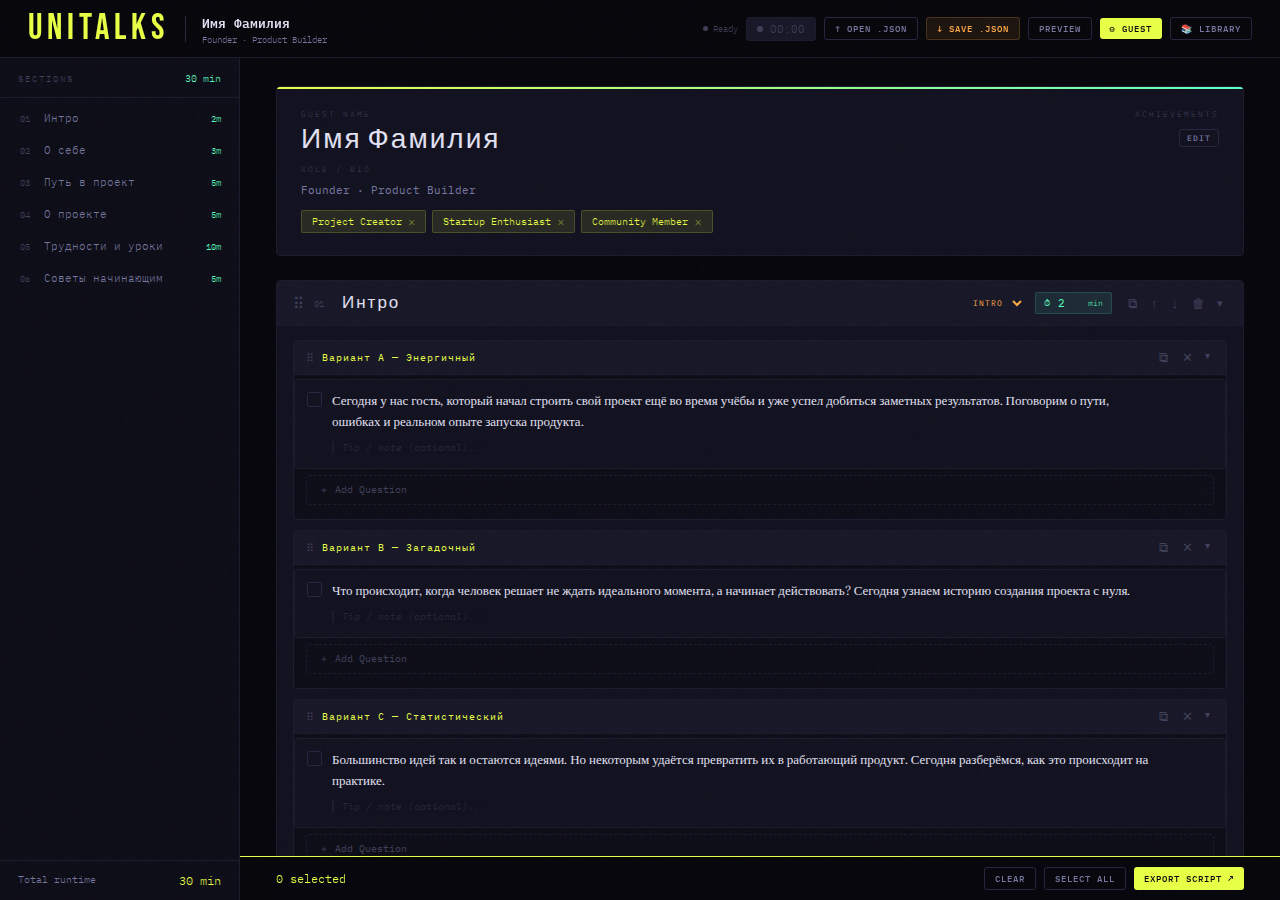
<file: index.html>
<!DOCTYPE html>
<html lang="ru">
<head>
<meta charset="UTF-8">
<meta name="viewport" content="width=device-width, initial-scale=1.0">
<title>UniTalks — Editor</title>
<link href="https://fonts.googleapis.com/css2?family=Bebas+Neue&family=IBM+Plex+Mono:ital,wght@0,400;0,500;0,600;1,400&family=Fraunces:ital,opsz,wght@0,9..144,300;0,9..144,600;1,9..144,300;1,9..144,600&display=swap" rel="stylesheet">
<link rel="stylesheet" href="shared.css">
<style>
/* ── EDITOR LAYOUT ── */
.app { display: flex; height: calc(100vh - 58px); overflow: hidden; }

/* ── SIDEBAR ── */
.sidebar {
  width: 240px;
  flex-shrink: 0;
  border-right: 1px solid var(--border);
  background: var(--surface);
  display: flex;
  flex-direction: column;
  overflow: hidden;
}
.sidebar-head {
  padding: 14px 18px 12px;
  border-bottom: 1px solid var(--border);
  display: flex;
  justify-content: space-between;
  align-items: center;
}
.sidebar-label { font-family: var(--mono); font-size: 9px; letter-spacing: 2px; color: var(--text3); text-transform: uppercase; }
.sidebar-total { font-family: var(--mono); font-size: 10px; color: var(--green); }

.sidebar-list { flex: 1; overflow-y: auto; padding: 4px 0; }

.sidebar-item {
  display: flex;
  align-items: center;
  gap: 8px;
  padding: 9px 18px;
  cursor: pointer;
  border-left: 2px solid transparent;
  transition: background var(--transition);
}
.sidebar-item:hover { background: var(--card); }
.sidebar-item.active { background: var(--card); border-left-color: var(--accent); }
.si-num  { font-family: var(--mono); font-size: 9px; color: var(--text3); min-width: 16px; }
.si-name { font-family: var(--mono); font-size: 11px; color: var(--text2); flex: 1; white-space: nowrap; overflow: hidden; text-overflow: ellipsis; }
.sidebar-item.active .si-name { color: var(--text); }
.si-time { font-family: var(--mono); font-size: 9px; color: var(--green); }

.sidebar-foot {
  padding: 12px 18px;
  border-top: 1px solid var(--border);
  display: flex;
  flex-direction: column;
  gap: 10px;
}
.runtime-row { display: flex; justify-content: space-between; font-family: var(--mono); font-size: 10px; color: var(--text2); }
.runtime-row span { color: var(--accent); font-size: 12px; }

/* ── MAIN ── */
.main { flex: 1; overflow-y: auto; padding: 28px 36px 100px; }

/* ── GUEST CARD ── */
.guest-card {
  background: var(--card);
  border: 1px solid var(--border);
  border-radius: 4px;
  padding: 22px 24px;
  margin-bottom: 24px;
  position: relative;
  overflow: hidden;
}
.guest-card::before {
  content: '';
  position: absolute;
  top: 0; left: 0; right: 0;
  height: 2px;
  background: linear-gradient(90deg, var(--accent), var(--green));
}
.guest-row { display: flex; gap: 16px; align-items: flex-start; }
.guest-fields { flex: 1; min-width: 0; }
.guest-field-label { font-family: var(--mono); font-size: 8px; letter-spacing: 2px; color: var(--text3); text-transform: uppercase; margin-bottom: 4px; }
.guest-name-input {
  font-family: var(--display);
  font-size: 28px;
  letter-spacing: 2px;
  color: var(--text);
  width: 100%;
  background: transparent;
  border: none;
  outline: none;
}
.guest-name-input:focus { background: rgba(255,255,255,0.02); border-radius: 2px; }
.guest-role-input {
  font-family: var(--mono);
  font-size: 11px;
  color: var(--text2);
  width: 100%;
  background: transparent;
  border: none;
  outline: none;
  margin-top: 4px;
}
.guest-role-input:focus { background: rgba(255,255,255,0.02); border-radius: 2px; }
.guest-achievements { display: flex; flex-wrap: wrap; gap: 6px; margin-top: 12px; }

/* ── SECTION BLOCK ── */
.section-block {
  background: var(--card);
  border: 1px solid var(--border);
  border-radius: 4px;
  margin-bottom: 16px;
  overflow: hidden;
  transition: border-color var(--transition);
  animation: fadeUp 0.3s ease both;
}
.section-block:hover { border-color: var(--border2); }
.section-block.drag-over { border-color: var(--accent) !important; }
.section-block.collapsed .section-body { display: none; }

.section-head {
  display: flex;
  align-items: center;
  gap: 10px;
  padding: 11px 16px;
  background: var(--card2);
  border-bottom: 1px solid var(--border);
  cursor: pointer;
  user-select: none;
}
.s-drag { color: var(--text3); font-size: 15px; cursor: grab; flex-shrink: 0; }
.s-num  { font-family: var(--mono); font-size: 9px; color: var(--text3); min-width: 18px; flex-shrink: 0; }
.s-name-input {
  font-family: var(--display);
  font-size: 17px;
  letter-spacing: 2px;
  color: var(--text);
  background: transparent;
  border: none;
  outline: none;
  flex: 1;
  min-width: 0;
}
.s-type-select {
  font-family: var(--mono);
  font-size: 8px;
  letter-spacing: 1px;
  text-transform: uppercase;
  padding: 2px 6px;
  border-radius: 2px;
  border: none;
  cursor: pointer;
  outline: none;
  background: transparent;
  flex-shrink: 0;
}
.s-time-wrap {
  display: flex;
  align-items: center;
  gap: 4px;
  background: var(--green-dim);
  border: 1px solid rgba(94,255,196,0.15);
  border-radius: 2px;
  padding: 3px 8px;
  flex-shrink: 0;
}
.s-time-wrap label { font-family: var(--mono); font-size: 8px; color: var(--green); }
.s-time-input {
  background: transparent;
  border: none;
  outline: none;
  font-family: var(--mono);
  font-size: 11px;
  color: var(--green);
  width: 30px;
  text-align: center;
}
.s-actions { display: flex; gap: 2px; flex-shrink: 0; }
.s-collapse-icon { transition: transform 0.2s; color: var(--text3); padding: 4px; font-size: 11px; }
.section-block.collapsed .s-collapse-icon { transform: rotate(-90deg); }

.section-body { padding: 14px 16px 16px; }

/* ── VARIATION GROUP ── */
.variation-group {
  background: var(--surface);
  border: 1px solid var(--border);
  border-radius: var(--radius);
  margin-bottom: 10px;
  overflow: hidden;
}
.variation-group.collapsed .variation-body { display: none; }

.variation-head {
  display: flex;
  align-items: center;
  gap: 8px;
  padding: 6px 12px;
  background: var(--card2);
  border-bottom: 1px solid var(--border);
  cursor: pointer;
}
.v-drag { color: var(--text3); font-size: 11px; cursor: grab; flex-shrink: 0; }
.v-label-input {
  font-family: var(--mono);
  font-size: 10px;
  color: var(--accent);
  letter-spacing: 1px;
  background: transparent;
  border: none;
  outline: none;
  flex: 1;
}
.v-actions { display: flex; gap: 2px; flex-shrink: 0; }
.v-collapse-icon { color: var(--text3); font-size: 10px; padding: 2px 4px; transition: transform 0.2s; }
.variation-group.collapsed .v-collapse-icon { transform: rotate(-90deg); }

.variation-body { padding: 4px 0; }

/* ── QUESTION CARD ── */
.q-card {
  display: flex;
  gap: 10px;
  align-items: flex-start;
  padding: 10px 12px;
  margin: 0 0 6px;
  background: var(--card);
  border: 1px solid var(--border);
  border-radius: var(--radius);
  cursor: pointer;
  transition: border-color var(--transition), background var(--transition);
  position: relative;
}
.q-card:hover   { border-color: var(--border2); background: var(--card2); }
.q-card.selected { border-color: var(--accent); background: var(--accent-glow); }

.q-check {
  width: 15px; height: 15px; min-width: 15px;
  border: 1px solid var(--border2);
  border-radius: 2px;
  display: flex; align-items: center; justify-content: center;
  font-size: 9px; margin-top: 2px;
  transition: all var(--transition);
  flex-shrink: 0;
  color: transparent;
}
.q-card.selected .q-check { background: var(--accent); border-color: var(--accent); color: #07070d; }

.q-body { flex: 1; min-width: 0; }
.q-text-field {
  font-family: var(--serif);
  font-size: 13px;
  font-weight: 300;
  line-height: 1.6;
  color: var(--text);
  width: 100%;
  background: transparent;
  border: none;
  outline: none;
  resize: none;
  overflow: hidden;
  min-height: 20px;
}
.q-tip-field {
  font-family: var(--mono);
  font-size: 10px;
  font-style: italic;
  color: var(--text3);
  width: 100%;
  background: transparent;
  border: none;
  outline: none;
  resize: none;
  overflow: hidden;
  margin-top: 5px;
  padding-left: 8px;
  border-left: 2px solid var(--border);
  min-height: 0;
}
.q-tip-field::placeholder { color: var(--text3); opacity: 0.45; }
.q-tip-field:focus { border-left-color: var(--border2); }
.q-actions { display: flex; gap: 2px; flex-shrink: 0; opacity: 0; transition: opacity var(--transition); }
.q-card:hover .q-actions { opacity: 1; }

/* ── ADD BUTTONS ── */
.add-btn {
  display: flex;
  align-items: center;
  gap: 7px;
  padding: 7px 12px;
  background: transparent;
  border: 1px dashed var(--border);
  border-radius: var(--radius);
  color: var(--text3);
  font-family: var(--mono);
  font-size: 10px;
  cursor: pointer;
  transition: all var(--transition);
  width: 100%;
  text-align: left;
  margin-top: 4px;
}
.add-btn:hover { border-color: var(--border2); color: var(--text2); background: var(--card); }
.add-btn.accent:hover { border-color: rgba(232,255,71,0.3); color: var(--accent); }
.add-btn.green:hover  { border-color: rgba(94,255,196,0.3);  color: var(--green); }

.add-section-btn {
  display: flex;
  align-items: center;
  justify-content: center;
  gap: 10px;
  padding: 14px;
  background: transparent;
  border: 1px dashed var(--border);
  border-radius: 4px;
  color: var(--text3);
  font-family: var(--mono);
  font-size: 10px;
  letter-spacing: 1px;
  cursor: pointer;
  transition: all var(--transition);
  width: 100%;
  margin-top: 8px;
}
.add-section-btn:hover {
  border-color: rgba(232,255,71,0.3);
  color: var(--accent);
  background: var(--accent-glow);
}

/* ── BOTTOM BAR ── */
.bottom-bar {
  position: fixed;
  bottom: 0; left: 240px; right: 0;
  background: rgba(7,7,13,0.96);
  backdrop-filter: blur(14px);
  border-top: 1px solid var(--accent);
  padding: 10px 36px;
  display: flex;
  align-items: center;
  justify-content: space-between;
  gap: 16px;
  z-index: 50;
}
.sel-count { font-family: var(--mono); font-size: 12px; color: var(--accent); }

/* ── SAVE STATUS ── */
.save-status {
  display: flex;
  align-items: center;
  gap: 5px;
  font-family: var(--mono);
  font-size: 9px;
  color: var(--text3);
}
.save-dot { width: 5px; height: 5px; border-radius: 50%; background: var(--text3); transition: background 0.3s; }
.save-status.unsaved .save-dot { background: var(--orange); }
.save-status.saved    .save-dot { background: var(--green); }

/* ── EXPORT MODAL ── */
.export-section-title {
  font-family: var(--mono);
  font-size: 9px;
  letter-spacing: 2px;
  color: var(--green);
  text-transform: uppercase;
  margin: 18px 0 8px;
  padding-bottom: 5px;
  border-bottom: 1px solid var(--border);
}
.export-q { display: flex; gap: 10px; padding: 7px 0; border-bottom: 1px solid var(--border); }
.export-q-num  { font-family: var(--mono); font-size: 10px; color: var(--text3); min-width: 18px; }
.export-q-text { font-size: 13px; line-height: 1.6; flex: 1; }
</style>
</head>
<body>

<!-- HEADER -->
<header class="app-header">
  <div class="logo">UniTalks</div>
  <div class="header-sep"></div>
  <div style="flex:1;min-width:0;">
    <div id="hdr-name" style="font-family:var(--mono);font-size:13px;font-weight:600;color:var(--text);white-space:nowrap;overflow:hidden;text-overflow:ellipsis;"></div>
    <div id="hdr-role" style="font-family:var(--mono);font-size:9px;color:var(--text2);white-space:nowrap;overflow:hidden;text-overflow:ellipsis;"></div>
  </div>
  <div class="header-actions">
    <div class="save-status" id="save-status">
      <div class="save-dot"></div>
      <span id="save-label">Ready</span>
    </div>
    <div class="live-timer" id="timer-widget" onclick="timer.toggle()">
      <div class="live-dot"></div>
      <span id="timer-display">00:00</span>
    </div>
    <button class="btn btn-ghost btn-sm" onclick="loadFromFile()">↑ Open .json</button>
    <button class="btn btn-orange btn-sm" onclick="saveToFile()">↓ Save .json</button>
    <button class="btn btn-ghost btn-sm" onclick="openExport()">Preview</button>
    <button class="btn btn-accent btn-sm" onclick="openGuestModal()">⚙ Guest</button>
    <a href="library.html" class="btn btn-ghost btn-sm">📚 Library</a>
  </div>
</header>
<input type="file" id="file-input" accept=".json" style="display:none" onchange="onFileInputChange(event)">

<div class="app">
  <!-- SIDEBAR -->
  <div class="sidebar">
    <div class="sidebar-head">
      <span class="sidebar-label">Sections</span>
      <span class="sidebar-total" id="sb-total">0 min</span>
    </div>
    <div class="sidebar-list" id="sb-list"></div>
    <div class="sidebar-foot">
      <div class="runtime-row">Total runtime <span id="sb-runtime">0 min</span></div>
    </div>
  </div>

  <!-- MAIN -->
  <div class="main" id="main">
    <!-- GUEST CARD -->
    <div class="guest-card">
      <div class="guest-row">
        <div class="guest-fields">
          <div class="guest-field-label">Guest name</div>
          <input class="guest-name-input" id="guest-name" type="text" placeholder="Guest Name"
            oninput="onGuestInput()" autocomplete="off">
          <div class="guest-field-label" style="margin-top:8px;">Role / Bio</div>
          <input class="guest-role-input" id="guest-role" type="text" placeholder="Company · University · Title"
            oninput="onGuestInput()" autocomplete="off">
        </div>
        <div style="text-align:right;flex-shrink:0;">
          <div class="guest-field-label" style="margin-bottom:6px;">Achievements</div>
          <button class="btn btn-ghost btn-xs" onclick="openGuestModal()">Edit</button>
        </div>
      </div>
      <div class="guest-achievements" id="achievements"></div>
    </div>

    <!-- SECTIONS -->
    <div id="sections"></div>
    <button class="add-section-btn" onclick="addSection()">＋ Add Section</button>
  </div>
</div>

<!-- BOTTOM BAR -->
<div class="bottom-bar">
  <span class="sel-count" id="sel-count">0 selected</span>
  <div style="display:flex;gap:8px;">
    <button class="btn btn-ghost btn-sm" onclick="clearSelection()">Clear</button>
    <button class="btn btn-ghost btn-sm" onclick="selectAll()">Select All</button>
    <button class="btn btn-accent btn-sm" onclick="openExport()">Export Script ↗</button>
  </div>
</div>

<!-- GUEST MODAL -->
<div class="modal-overlay" id="guest-modal" onclick="handleOverlayClick(event,'guest-modal')">
  <div class="modal" style="max-width:460px;">
    <button class="modal-close" onclick="closeModal('guest-modal')">✕</button>
    <div class="modal-title">Guest Info</div>
    <div class="modal-sub">Syncs across the editor in real time</div>
    <div style="display:flex;flex-direction:column;gap:12px;">
      <div>
        <label class="form-label">Name</label>
        <input type="text" id="gm-name" class="form-input" style="font-family:var(--display);font-size:18px;letter-spacing:2px;" oninput="syncGuestFromModal()">
      </div>
      <div>
        <label class="form-label">Role / Bio</label>
        <input type="text" id="gm-role" class="form-input" oninput="syncGuestFromModal()">
      </div>
      <div>
        <label class="form-label">Achievements</label>
        <div id="gm-achievements" style="display:flex;flex-wrap:wrap;gap:6px;min-height:28px;margin-bottom:8px;"></div>
        <div style="display:flex;gap:8px;">
          <input type="text" id="gm-new-ach" class="form-input" style="flex:1" placeholder="New achievement..."
            onkeydown="if(event.key==='Enter')addAchievement()">
          <button class="btn btn-green btn-sm" onclick="addAchievement()">+ Add</button>
        </div>
      </div>
    </div>
    <div class="modal-footer">
      <button class="btn btn-accent" onclick="closeModal('guest-modal')">Done</button>
    </div>
  </div>
</div>

<!-- EXPORT MODAL -->
<div class="modal-overlay" id="export-modal" onclick="handleOverlayClick(event,'export-modal')">
  <div class="modal" style="max-width:700px;">
    <button class="modal-close" onclick="closeModal('export-modal')">✕</button>
    <div class="modal-title">Script Preview</div>
    <div class="modal-sub" id="export-sub">—</div>
    <div id="export-content"></div>
    <div class="modal-footer">
      <button class="btn btn-accent"  onclick="copyExport()">Copy Text</button>
      <button class="btn btn-orange"  onclick="saveToFile()">↓ Save .json</button>
      <button class="btn btn-ghost"   onclick="closeModal('export-modal')">Close</button>
    </div>
  </div>
</div>

<div class="toast" id="toast"></div>

<script src="shared.js"></script>
<script>
// ═══════════════════════════════════════════════
// EDITOR STATE
// ═══════════════════════════════════════════════
let guest    = buildDefaultGuest();
let sections = [];
let selected = new Set();   // "sId-vId-qId"
let unsaved  = false;
let currentFilename = null;
let currentScriptId  = null;

const timer = new LiveTimer(
  document.getElementById('timer-display'),
  document.getElementById('timer-widget')
);

// ═══════════════════════════════════════════════
// BOOT
// ═══════════════════════════════════════════════
window.addEventListener('load', () => {
  // If library opened this script by id, load it
  const urlId = new URLSearchParams(window.location.search).get('id');
  if (urlId) {
    const saved = getScriptById(urlId);
    if (saved) { loadPayload(saved); return; }
  }
  sections = buildDefaultSections();
  renderAll();
  setTimeout(autoResizeAll, 80);
});

window.addEventListener('beforeunload', e => {
  if (unsaved) { e.preventDefault(); e.returnValue = ''; }
});

document.addEventListener('keydown', e => {
  if ((e.metaKey||e.ctrlKey) && e.key === 's') { e.preventDefault(); saveToFile(); }
});

// ═══════════════════════════════════════════════
// RENDER
// ═══════════════════════════════════════════════
function renderAll() {
  renderHeader();
  renderAchievements();
  renderSections();
  renderSidebar();
  updateSelCount();
}

function renderHeader() {
  document.getElementById('hdr-name').textContent = guest.name || 'Guest Name';
  document.getElementById('hdr-role').textContent = guest.role || '';
  document.getElementById('guest-name').value = guest.name || '';
  document.getElementById('guest-role').value = guest.role || '';
}

function renderAchievements() {
  document.getElementById('achievements').innerHTML =
    guest.achievements.map((a, i) => `
      <div class="achievement-tag">
        <span contenteditable="true" spellcheck="false"
          onblur="guest.achievements[${i}]=this.textContent.trim();markUnsaved()">${escHtml(a)}</span>
        <span class="ach-del" onclick="deleteAchievement(${i})">✕</span>
      </div>`).join('');
}

function renderSections() {
  document.getElementById('sections').innerHTML =
    sections.map((s, si) => renderSection(s, si)).join('');
}

function renderSection(sec, si) {
  const cls = sec.collapsed ? 'collapsed' : '';
  return `
  <div class="section-block ${cls}" id="sec-${sec.id}" data-sid="${sec.id}">
    <div class="section-head" onclick="toggleSection(${sec.id})">
      <span class="s-drag" draggable="true" onclick="event.stopPropagation()"
        ondragstart="dragStart(event,${sec.id})"
        ondragover="dragOver(event,${sec.id})"
        ondrop="dragDrop(event,${sec.id})"
        ondragleave="dragLeave(${sec.id})">⠿</span>
      <span class="s-num">${String(si+1).padStart(2,'0')}</span>
      <input class="s-name-input" value="${escAttr(sec.name)}"
        onclick="event.stopPropagation()"
        oninput="sec_name(${sec.id},this.value)">
      <select class="s-type-select ${`type-${sec.type}`}" onclick="event.stopPropagation()"
        onchange="sec_type(${sec.id},this.value)">
        ${['intro','qa','topic','outro'].map(t =>
          `<option value="${t}"${sec.type===t?' selected':''}>${t.toUpperCase()}</option>`).join('')}
      </select>
      <div class="s-time-wrap" onclick="event.stopPropagation()">
        <label>⏱</label>
        <input class="s-time-input" type="number" min="0" max="999" value="${sec.time}"
          onchange="sec_time(${sec.id},this.value)" title="Minutes">
        <label style="font-size:8px;">min</label>
      </div>
      <div class="s-actions" onclick="event.stopPropagation()">
        <button class="icon-btn" onclick="duplicateSection(${sec.id})" title="Duplicate">⧉</button>
        <button class="icon-btn" onclick="moveSec(${sec.id},-1)" title="Up">↑</button>
        <button class="icon-btn" onclick="moveSec(${sec.id},+1)" title="Down">↓</button>
        <button class="icon-btn danger" onclick="deleteSection(${sec.id})" title="Delete">🗑</button>
        <span class="s-collapse-icon">▾</span>
      </div>
    </div>
    <div class="section-body">
      ${sec.variations.map(v => renderVariation(sec, v)).join('')}
      <button class="add-btn green" onclick="addVariation(${sec.id})">＋ Add Variation</button>
    </div>
  </div>`;
}

function renderVariation(sec, v) {
  const cls = v.collapsed ? 'collapsed' : '';
  return `
  <div class="variation-group ${cls}" id="var-${v.id}">
    <div class="variation-head" onclick="toggleVariation(${v.id})">
      <span class="v-drag">⠿</span>
      <input class="v-label-input" value="${escAttr(v.label)}"
        onclick="event.stopPropagation()"
        oninput="var_label(${v.id},this.value)" placeholder="Variation name...">
      <div class="v-actions" onclick="event.stopPropagation()">
        <button class="icon-btn btn-sm" onclick="dupVariation(${sec.id},${v.id})" title="Duplicate">⧉</button>
        <button class="icon-btn btn-sm danger" onclick="delVariation(${sec.id},${v.id})" title="Delete">✕</button>
        <span class="v-collapse-icon">▾</span>
      </div>
    </div>
    <div class="variation-body">
      ${v.questions.map((q, qi) => renderQ(sec.id, v.id, q, qi)).join('')}
      <div style="padding:0 12px 10px;">
        <button class="add-btn accent" onclick="addQ(${sec.id},${v.id})">＋ Add Question</button>
      </div>
    </div>
  </div>`;
}

function renderQ(sId, vId, q, qi) {
  const key = `${sId}-${vId}-${q.id}`;
  const sel = selected.has(key) ? 'selected' : '';
  return `
  <div class="q-card ${sel}" id="q-${q.id}" data-key="${key}"
    onclick="toggleSelect('${key}', event)">
    <div class="q-check">✓</div>
    <div class="q-body">
      <textarea class="q-text-field" rows="1" placeholder="Enter question..."
        oninput="q_text(${sId},${vId},${q.id},this.value);autoResize(this);markUnsaved()"
        onclick="event.stopPropagation()">${escHtml(q.text)}</textarea>
      <textarea class="q-tip-field" rows="1" placeholder="Tip / note (optional)..."
        oninput="q_tip(${sId},${vId},${q.id},this.value);autoResize(this);markUnsaved()"
        onclick="event.stopPropagation()">${escHtml(q.tip)}</textarea>
    </div>
    <div class="q-actions">
      <button class="icon-btn btn-sm" onclick="event.stopPropagation();dupQ(${sId},${vId},${q.id})" title="Duplicate">⧉</button>
      <button class="icon-btn btn-sm danger" onclick="event.stopPropagation();delQ(${sId},${vId},${q.id})" title="Delete">✕</button>
    </div>
  </div>`;
}

function renderSidebar() {
  const total = sections.reduce((a, s) => a + (parseInt(s.time)||0), 0);
  document.getElementById('sb-total').textContent   = total + ' min';
  document.getElementById('sb-runtime').textContent = formatRuntime(total);
  document.getElementById('sb-list').innerHTML = sections.map((s, i) => `
    <div class="sidebar-item" onclick="scrollTo('sec-${s.id}')">
      <span class="si-num">${String(i+1).padStart(2,'0')}</span>
      <span class="si-name">${escHtml(s.name)}</span>
      <span class="si-time">${s.time}m</span>
    </div>`).join('');
}

// ═══════════════════════════════════════════════
// SECTION CRUD
// ═══════════════════════════════════════════════
function addSection() {
  const s = makeSection(); sections.push(s);
  renderSections(); renderSidebar(); markUnsaved();
  setTimeout(() => document.getElementById(`sec-${s.id}`)?.scrollIntoView({behavior:'smooth',block:'start'}), 80);
  toast('Section added');
}

function deleteSection(id) {
  if (!confirm('Delete this section?')) return;
  sections = sections.filter(s => s.id !== id);
  renderSections(); renderSidebar(); markUnsaved(); toast('Section deleted');
}

function duplicateSection(id) {
  const sec = sections.find(s => s.id === id); if (!sec) return;
  const c = deepClone(sec);
  c.id = ++_sId; c.name = c.name + ' (copy)';
  c.variations = c.variations.map(v => ({
    ...v, id: ++_vId,
    questions: v.questions.map(q => ({...q, id: ++_qId}))
  }));
  sections.splice(sections.findIndex(s => s.id === id) + 1, 0, c);
  renderSections(); renderSidebar(); markUnsaved(); toast('Duplicated');
}

function moveSec(id, dir) {
  const i = sections.findIndex(s => s.id === id);
  const j = i + dir;
  if (j < 0 || j >= sections.length) return;
  [sections[i], sections[j]] = [sections[j], sections[i]];
  renderSections(); renderSidebar(); markUnsaved();
}

function toggleSection(id) {
  const s = sections.find(s => s.id === id);
  if (s) { s.collapsed = !s.collapsed; renderSections(); }
}
function sec_name(id, v) { const s=sections.find(s=>s.id===id); if(s){s.name=v; renderSidebar();} markUnsaved(); }
function sec_time(id, v) { const s=sections.find(s=>s.id===id); if(s){s.time=parseInt(v)||0; renderSidebar();} markUnsaved(); }
function sec_type(id, v) { const s=sections.find(s=>s.id===id); if(s)s.type=v; markUnsaved(); }

// ═══════════════════════════════════════════════
// VARIATION CRUD
// ═══════════════════════════════════════════════
function addVariation(sId) {
  const s = sections.find(s => s.id === sId); if (!s) return;
  s.variations.push(makeVariation()); renderSections(); markUnsaved(); toast('Variation added');
}
function delVariation(sId, vId) {
  const s = sections.find(s => s.id === sId); if (!s) return;
  s.variations = s.variations.filter(v => v.id !== vId); renderSections(); markUnsaved();
}
function dupVariation(sId, vId) {
  const s = sections.find(s => s.id === sId); if (!s) return;
  const v = s.variations.find(v => v.id === vId); if (!v) return;
  const c = {...deepClone(v), id:++_vId, label:v.label+' (copy)',
    questions: v.questions.map(q=>({...q,id:++_qId}))};
  s.variations.splice(s.variations.findIndex(v=>v.id===vId)+1, 0, c);
  renderSections(); markUnsaved();
}
function toggleVariation(vId) {
  sections.forEach(s => { const v=s.variations.find(v=>v.id===vId); if(v)v.collapsed=!v.collapsed; });
  renderSections();
}
function var_label(vId, val) {
  sections.forEach(s => { const v=s.variations.find(v=>v.id===vId); if(v)v.label=val; }); markUnsaved();
}

// ═══════════════════════════════════════════════
// QUESTION CRUD
// ═══════════════════════════════════════════════
function addQ(sId, vId) {
  const s=sections.find(s=>s.id===sId), v=s&&s.variations.find(v=>v.id===vId); if(!v) return;
  const q = makeQuestion(); v.questions.push(q);
  renderSections(); markUnsaved();
  setTimeout(() => document.querySelector(`#q-${q.id} .q-text-field`)?.focus(), 50);
}
function delQ(sId, vId, qId) {
  const s=sections.find(s=>s.id===sId), v=s&&s.variations.find(v=>v.id===vId); if(!v) return;
  v.questions = v.questions.filter(q=>q.id!==qId);
  selected.delete(`${sId}-${vId}-${qId}`);
  renderSections(); updateSelCount(); markUnsaved();
}
function dupQ(sId, vId, qId) {
  const s=sections.find(s=>s.id===sId), v=s&&s.variations.find(v=>v.id===vId); if(!v) return;
  const q = v.questions.find(q=>q.id===qId); if(!q) return;
  const c = {...q, id:++_qId};
  v.questions.splice(v.questions.findIndex(q=>q.id===qId)+1, 0, c);
  renderSections(); markUnsaved();
}
function q_text(sId,vId,qId,val){const s=sections.find(s=>s.id===sId),v=s&&s.variations.find(v=>v.id===vId),q=v&&v.questions.find(q=>q.id===qId);if(q)q.text=val;}
function q_tip(sId,vId,qId,val){const s=sections.find(s=>s.id===sId),v=s&&s.variations.find(v=>v.id===vId),q=v&&v.questions.find(q=>q.id===qId);if(q)q.tip=val;}

// ═══════════════════════════════════════════════
// GUEST
// ═══════════════════════════════════════════════
function onGuestInput() {
  guest.name = document.getElementById('guest-name').value;
  guest.role = document.getElementById('guest-role').value;
  document.getElementById('hdr-name').textContent = guest.name || 'Guest Name';
  document.getElementById('hdr-role').textContent = guest.role;
  markUnsaved();
}
function openGuestModal() {
  document.getElementById('gm-name').value = guest.name;
  document.getElementById('gm-role').value = guest.role;
  renderGmAchievements();
  openModal('guest-modal');
}
function syncGuestFromModal() {
  guest.name = document.getElementById('gm-name').value;
  guest.role = document.getElementById('gm-role').value;
  document.getElementById('guest-name').value = guest.name;
  document.getElementById('guest-role').value = guest.role;
  document.getElementById('hdr-name').textContent = guest.name;
  document.getElementById('hdr-role').textContent = guest.role;
  markUnsaved();
}
function renderGmAchievements() {
  document.getElementById('gm-achievements').innerHTML =
    guest.achievements.map((a,i) => `
      <div class="achievement-tag" style="cursor:default">
        <span>${escHtml(a)}</span>
        <span class="ach-del" onclick="deleteAchievement(${i})">✕</span>
      </div>`).join('');
}
function addAchievement() {
  const inp = document.getElementById('gm-new-ach');
  const v = inp.value.trim(); if (!v) return;
  guest.achievements.push(v); inp.value = '';
  renderAchievements(); renderGmAchievements(); markUnsaved(); toast('Achievement added');
}
function deleteAchievement(i) {
  guest.achievements.splice(i, 1);
  renderAchievements(); renderGmAchievements(); markUnsaved();
}

// ═══════════════════════════════════════════════
// SELECTION
// ═══════════════════════════════════════════════
function toggleSelect(key, e) {
  if (e && ['TEXTAREA','BUTTON','INPUT','SELECT'].includes(e.target.tagName)) return;
  const card = document.querySelector(`[data-key="${key}"]`);
  if (selected.has(key)) { selected.delete(key); card?.classList.remove('selected'); }
  else                   { selected.add(key);    card?.classList.add('selected'); }
  updateSelCount();
}
function clearSelection() {
  selected.clear();
  document.querySelectorAll('.q-card.selected').forEach(c => c.classList.remove('selected'));
  updateSelCount();
}
function selectAll() {
  sections.forEach(s => s.variations.forEach(v => v.questions.forEach(q => {
    const key = `${s.id}-${v.id}-${q.id}`;
    selected.add(key);
  })));
  document.querySelectorAll('.q-card').forEach(c => c.classList.add('selected'));
  updateSelCount();
}
function updateSelCount() {
  const n = selected.size;
  document.getElementById('sel-count').textContent =
    n ? `${n} question${n!==1?'s':''} selected` : '0 selected';
}

// ═══════════════════════════════════════════════
// FILE I/O — JSON ONLY
// ═══════════════════════════════════════════════
function saveToFile() {
  const title = (guest.name || 'Script') + ' — UniTalks';
  const id = currentScriptId || null;
  const payload = buildPayload(guest, sections, { title, id });
  currentScriptId = payload.id;
  // 1. Download the .json file
  downloadJSON(payload);
  // 2. Also persist to localStorage so library picks it up
  persistScript(payload);
  markSaved();
  toast('Saved as .json — library updated');
}

function loadFromFile() {
  document.getElementById('file-input').click();
}

async function onFileInputChange(e) {
  const file = e.target.files[0]; if (!file) return;
  try {
    const data = await readJSONFile(file);
    loadPayload(data);
    toast('Script loaded!');
  } catch(err) {
    toast('Could not read file', 'error');
  }
  e.target.value = '';
}

function loadPayload(data) {
  if (!data.sections) { toast('Not a valid script file', 'error'); return; }
  guest    = data.guest   || buildDefaultGuest();
  sections = data.sections;
  syncCountersFromData(sections);
  selected.clear();
  currentScriptId = data.id || null;
  currentFilename = data.title;
  renderAll();
  setTimeout(autoResizeAll, 80);
  markSaved();
}

// ═══════════════════════════════════════════════
// EXPORT / PREVIEW
// ═══════════════════════════════════════════════
function openExport() {
  const selData = buildSelectionData();
  const n = Object.values(selData).reduce((a,v)=>a+Object.values(v).reduce((b,qs)=>b+qs.length,0),0);
  const data = n ? selData : buildAllData();
  document.getElementById('export-sub').textContent =
    n ? `${n} question${n!==1?'s':''} selected` : 'All questions (none selected)';
  let html = '';
  sections.forEach(sec => {
    const sd = data[sec.id]; if (!sd) return;
    const qs = Object.values(sd).flat();
    if (!qs.length) return;
    html += `<div class="export-section-title">${escHtml(sec.name)} · ${sec.time} min</div>`;
    sec.variations.forEach(v => {
      const vqs = sd[v.id] || []; if (!vqs.length) return;
      if (sec.variations.length > 1)
        html += `<div style="font-family:var(--mono);font-size:9px;color:var(--text3);margin:7px 0 4px;letter-spacing:1px;">${escHtml(v.label)}</div>`;
      vqs.forEach((q, i) => {
        html += `<div class="export-q">
          <span class="export-q-num">${i+1}.</span>
          <div class="export-q-text">${escHtml(q.text)}
            ${q.tip ? `<div style="font-size:10px;color:var(--text3);font-style:italic;margin-top:2px;">💡 ${escHtml(q.tip)}</div>` : ''}
          </div></div>`;
      });
    });
  });
  document.getElementById('export-content').innerHTML = html || '<p style="color:var(--text3);font-family:var(--mono);font-size:11px;">Nothing to export</p>';
  openModal('export-modal');
}

function copyExport() {
  const selData = buildSelectionData();
  const n = Object.values(selData).reduce((a,v)=>a+Object.values(v).reduce((b,qs)=>b+qs.length,0),0);
  const data = n ? selData : buildAllData();
  let txt = `UNITАЛKS — ${guest.name}\n${guest.role}\n`;
  if (guest.achievements.length) txt += guest.achievements.join(' · ') + '\n';
  txt += '═'.repeat(50) + '\n\n';
  sections.forEach(sec => {
    const sd = data[sec.id]; if (!sd) return;
    const total = Object.values(sd).flat().length; if (!total) return;
    txt += `[ ${sec.name.toUpperCase()} — ${sec.time} MIN ]\n\n`;
    sec.variations.forEach(v => {
      const vqs = sd[v.id]||[]; if (!vqs.length) return;
      if (sec.variations.length > 1) txt += `  ${v.label}\n`;
      vqs.forEach((q, i) => { txt += `  ${i+1}. ${q.text}\n`; if(q.tip) txt += `     💡 ${q.tip}\n`; });
      txt += '\n';
    });
  });
  navigator.clipboard.writeText(txt).then(()=>toast('Copied!')).catch(()=>toast('Copy failed','error'));
}

function buildSelectionData() {
  const r = {};
  selected.forEach(key => {
    const [sId, vId, qId] = key.split('-').map(Number);
    const s=sections.find(s=>s.id===sId), v=s&&s.variations.find(v=>v.id===vId), q=v&&v.questions.find(q=>q.id===qId);
    if (!q) return;
    if (!r[sId]) r[sId] = {};
    if (!r[sId][vId]) r[sId][vId] = [];
    r[sId][vId].push(q);
  });
  return r;
}

function buildAllData() {
  const r = {};
  sections.forEach(s => { r[s.id]={}; s.variations.forEach(v => { r[s.id][v.id]=v.questions; }); });
  return r;
}

// ═══════════════════════════════════════════════
// DRAG & DROP
// ═══════════════════════════════════════════════
let _dragId = null;
function dragStart(e, id) { _dragId = id; e.dataTransfer.effectAllowed='move'; }
function dragOver(e, id) {
  e.preventDefault();
  document.querySelectorAll('.section-block').forEach(el => el.classList.remove('drag-over'));
  if (id !== _dragId) document.getElementById(`sec-${id}`)?.classList.add('drag-over');
}
function dragLeave(id) { document.getElementById(`sec-${id}`)?.classList.remove('drag-over'); }
function dragDrop(e, targetId) {
  e.preventDefault();
  document.querySelectorAll('.section-block').forEach(el => el.classList.remove('drag-over'));
  if (!_dragId || _dragId === targetId) return;
  const si = sections.findIndex(s=>s.id===_dragId), ti = sections.findIndex(s=>s.id===targetId);
  if (si<0||ti<0) return;
  const [s] = sections.splice(si, 1); sections.splice(ti, 0, s);
  _dragId = null; renderSections(); renderSidebar(); markUnsaved();
}

// ═══════════════════════════════════════════════
// UTILS
// ═══════════════════════════════════════════════
function markUnsaved() {
  unsaved = true;
  document.getElementById('save-status').className = 'save-status unsaved';
  document.getElementById('save-label').textContent = 'Unsaved';
}
function markSaved() {
  unsaved = false;
  document.getElementById('save-status').className = 'save-status saved';
  document.getElementById('save-label').textContent = 'Saved';
}
function scrollTo(id) { document.getElementById(id)?.scrollIntoView({behavior:'smooth',block:'start'}); }
</script>
</body>
</html>
</file>
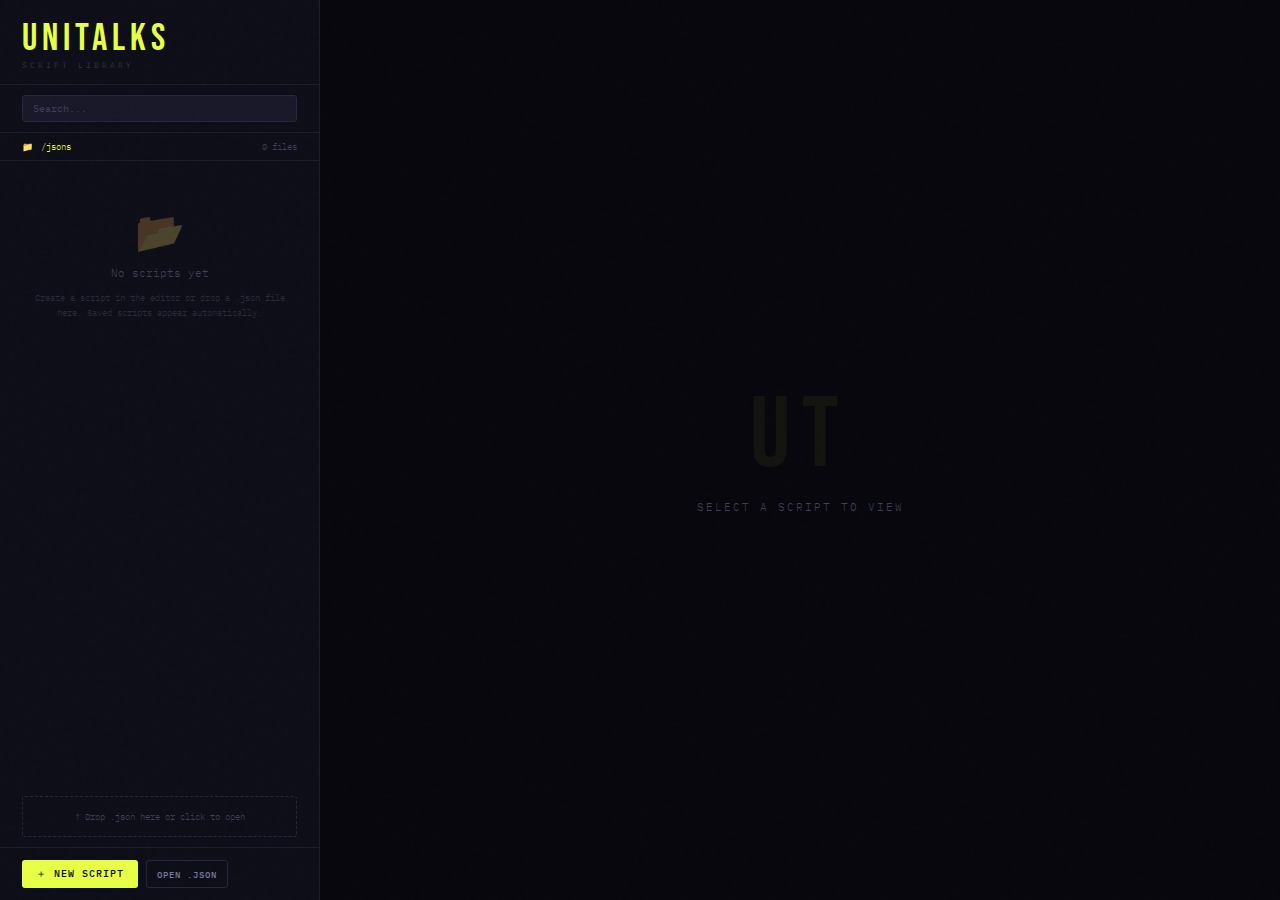
<file: library.html>
<!DOCTYPE html>
<html lang="ru">
<head>
<meta charset="UTF-8">
<meta name="viewport" content="width=device-width, initial-scale=1.0">
<title>UniTalks — Library</title>
<link href="https://fonts.googleapis.com/css2?family=Bebas+Neue&family=IBM+Plex+Mono:ital,wght@0,400;0,500;0,600;1,400&family=Fraunces:ital,opsz,wght@0,9..144,300;0,9..144,600;1,9..144,300;1,9..144,600&display=swap" rel="stylesheet">
<link rel="stylesheet" href="shared.css">
<style>
/* ── LAYOUT ── */
.app { display: flex; height: 100vh; overflow: hidden; }

/* ══════════════════════════════════════
   LEFT PANEL — FILE BROWSER
══════════════════════════════════════ */
.lib-panel {
  width: 320px;
  flex-shrink: 0;
  border-right: 1px solid var(--border);
  background: var(--surface);
  display: flex;
  flex-direction: column;
  overflow: hidden;
}

.lib-head {
  padding: 20px 22px 14px;
  border-bottom: 1px solid var(--border);
}
.lib-logo { font-family: var(--display); font-size: 38px; letter-spacing: 5px; color: var(--accent); line-height: 1; }
.lib-eyebrow { font-family: var(--mono); font-size: 8px; letter-spacing: 3px; color: var(--text3); text-transform: uppercase; margin-top: 2px; }

.lib-toolbar {
  display: flex;
  gap: 8px;
  padding: 10px 22px;
  border-bottom: 1px solid var(--border);
  align-items: center;
}
.search-input {
  flex: 1;
  background: var(--card2);
  border: 1px solid var(--border2);
  border-radius: var(--radius);
  padding: 6px 10px;
  font-family: var(--mono);
  font-size: 10px;
  color: var(--text);
  outline: none;
  transition: border-color var(--transition);
}
.search-input:focus { border-color: var(--green); }
.search-input::placeholder { color: var(--text3); }

/* DIRECTORY HEADER */
.dir-header {
  display: flex;
  align-items: center;
  gap: 8px;
  padding: 8px 22px;
  border-bottom: 1px solid var(--border);
  font-family: var(--mono);
  font-size: 9px;
  color: var(--text3);
}
.dir-path { color: var(--accent); }
.dir-count { margin-left: auto; }

.files-list { flex: 1; overflow-y: auto; padding: 6px 0; }

/* FILE ROW */
.file-row {
  display: flex;
  align-items: center;
  gap: 10px;
  padding: 10px 22px;
  cursor: pointer;
  border-left: 2px solid transparent;
  transition: background var(--transition);
  position: relative;
}
.file-row:hover   { background: var(--card); }
.file-row.active  { background: var(--card); border-left-color: var(--accent); }

.file-icon { font-size: 14px; flex-shrink: 0; opacity: 0.7; }
.file-info { flex: 1; min-width: 0; }
.file-title {
  font-family: var(--mono);
  font-size: 11px;
  color: var(--text);
  white-space: nowrap;
  overflow: hidden;
  text-overflow: ellipsis;
  margin-bottom: 2px;
}
.file-row.active .file-title { color: var(--accent); }
.file-guest {
  font-family: var(--mono);
  font-size: 9px;
  color: var(--text3);
  white-space: nowrap;
  overflow: hidden;
  text-overflow: ellipsis;
}
.file-meta {
  font-family: var(--mono);
  font-size: 8px;
  color: var(--text3);
  flex-shrink: 0;
  text-align: right;
  line-height: 1.6;
}
.file-actions {
  display: flex;
  gap: 2px;
  flex-shrink: 0;
  opacity: 0;
  transition: opacity var(--transition);
}
.file-row:hover .file-actions { opacity: 1; }

/* EMPTY STATE */
.empty-state {
  display: flex;
  flex-direction: column;
  align-items: center;
  justify-content: center;
  flex: 1;
  gap: 10px;
  padding: 40px 20px;
  text-align: center;
}
.empty-icon { font-size: 40px; opacity: 0.25; }
.empty-title { font-family: var(--mono); font-size: 11px; color: var(--text3); }
.empty-hint  { font-family: var(--mono); font-size: 9px;  color: var(--text3); opacity: 0.6; line-height: 1.7; }

/* DROP ZONE */
.drop-zone {
  border: 1px dashed var(--border2);
  border-radius: var(--radius);
  padding: 14px;
  text-align: center;
  font-family: var(--mono);
  font-size: 9px;
  color: var(--text3);
  cursor: pointer;
  transition: all var(--transition);
  margin: 0 22px;
}
.drop-zone:hover, .drop-zone.drag-over {
  border-color: var(--green);
  color: var(--green);
  background: var(--green-dim);
}

.lib-foot {
  padding: 12px 22px;
  border-top: 1px solid var(--border);
  display: flex;
  gap: 8px;
  flex-wrap: wrap;
}

/* ══════════════════════════════════════
   RIGHT PANEL — VIEWER
══════════════════════════════════════ */
.viewer-panel {
  flex: 1;
  display: flex;
  flex-direction: column;
  overflow: hidden;
  background: var(--bg);
}

/* VIEWER EMPTY */
.viewer-empty {
  flex: 1;
  display: flex;
  flex-direction: column;
  align-items: center;
  justify-content: center;
  gap: 14px;
}
.ve-logo {
  font-family: var(--display);
  font-size: 100px;
  letter-spacing: 12px;
  color: var(--accent);
  opacity: 0.05;
  line-height: 1;
  user-select: none;
}
.ve-text { font-family: var(--mono); font-size: 11px; letter-spacing: 2px; color: var(--text3); text-transform: uppercase; }

/* VIEWER HEADER */
.viewer-header {
  display: flex;
  align-items: center;
  justify-content: space-between;
  gap: 16px;
  padding: 14px 40px;
  background: rgba(7,7,13,0.96);
  backdrop-filter: blur(14px);
  border-bottom: 1px solid var(--border);
  flex-shrink: 0;
}
.vh-info { min-width: 0; }
.vh-title { font-family: var(--display); font-size: 20px; letter-spacing: 2px; color: var(--text); white-space: nowrap; overflow: hidden; text-overflow: ellipsis; }
.vh-sub   { font-family: var(--mono); font-size: 9px; color: var(--text3); margin-top: 2px; }
.vh-actions { display: flex; gap: 8px; flex-shrink: 0; }

/* VIEWER CONTENT */
.viewer-body { flex: 1; overflow-y: auto; padding: 36px 48px 80px; }

/* GUEST HERO */
.guest-hero {
  margin-bottom: 36px;
  padding-bottom: 28px;
  border-bottom: 1px solid var(--border);
  animation: fadeUp 0.4s ease;
}
.gh-eyebrow { font-family: var(--mono); font-size: 9px; letter-spacing: 3px; color: var(--text3); text-transform: uppercase; margin-bottom: 10px; }
.gh-name    { font-family: var(--display); font-size: 52px; letter-spacing: 4px; line-height: 1; color: var(--text); margin-bottom: 6px; }
.gh-role    { font-family: var(--mono); font-size: 12px; color: var(--text2); margin-bottom: 14px; }
.gh-achs    { display: flex; flex-wrap: wrap; gap: 8px; }
.gh-ach {
  font-family: var(--mono); font-size: 10px; color: var(--accent);
  background: var(--accent-dim); border: 1px solid rgba(232,255,71,0.18);
  padding: 4px 12px; border-radius: 2px;
}

/* RUNTIME BAR */
.runtime-bar-wrap {
  background: var(--card);
  border: 1px solid var(--border);
  border-radius: 4px;
  padding: 14px 18px;
  margin-bottom: 32px;
  animation: fadeUp 0.4s 0.05s ease both;
}
.rb-label { font-family: var(--mono); font-size: 9px; letter-spacing: 2px; color: var(--text3); text-transform: uppercase; display: flex; justify-content: space-between; margin-bottom: 10px; }
.rb-track { display: flex; gap: 2px; height: 5px; border-radius: 2px; overflow: hidden; }
.rb-seg { border-radius: 1px; transition: opacity var(--transition); cursor: default; }
.rb-seg:hover { opacity: 0.75; }
.rb-seg.intro  { background: var(--orange); }
.rb-seg.qa     { background: var(--green); }
.rb-seg.topic  { background: var(--accent); }
.rb-seg.outro  { background: var(--purple); }
.rb-legend { display: flex; gap: 14px; margin-top: 8px; flex-wrap: wrap; }
.rb-legend-item { display: flex; align-items: center; gap: 5px; font-family: var(--mono); font-size: 8px; color: var(--text3); }
.rb-dot { width: 6px; height: 6px; border-radius: 50%; }

/* VIEWER SECTION */
.v-section { margin-bottom: 28px; animation: fadeUp 0.35s ease both; }

.vs-head {
  display: flex;
  align-items: center;
  gap: 12px;
  padding-bottom: 10px;
  border-bottom: 1px solid var(--border);
  margin-bottom: 12px;
}
.vs-num  { font-family: var(--mono); font-size: 10px; color: var(--text3); }
.vs-name { font-family: var(--display); font-size: 24px; letter-spacing: 2px; flex: 1; }
.vs-type { font-family: var(--mono); font-size: 8px; padding: 2px 6px; border-radius: 2px; text-transform: uppercase; letter-spacing: 1px; }
.vs-time { font-family: var(--mono); font-size: 10px; color: var(--green); background: var(--green-dim); border: 1px solid rgba(94,255,196,0.15); padding: 3px 8px; border-radius: 2px; }

/* VIEWER VARIATION */
.v-variation { margin-bottom: 14px; }
.vv-label { font-family: var(--mono); font-size: 8px; letter-spacing: 2px; color: var(--text3); text-transform: uppercase; margin-bottom: 7px; }

/* VIEWER QUESTION */
.v-q {
  display: flex;
  gap: 14px;
  padding: 13px 16px;
  background: var(--card);
  border: 1px solid var(--border);
  border-radius: var(--radius);
  margin-bottom: 6px;
  cursor: pointer;
  transition: border-color var(--transition), background var(--transition);
  position: relative;
}
.v-q:hover { border-color: var(--border2); background: var(--card2); }
.v-q.highlighted { border-color: var(--accent); background: var(--accent-glow); }
.v-q.highlighted .vq-n { color: var(--accent); }

.vq-n    { font-family: var(--mono); font-size: 10px; color: var(--text3); min-width: 20px; margin-top: 2px; flex-shrink: 0; }
.vq-body { flex: 1; }
.vq-text { font-family: var(--serif); font-size: 15px; font-weight: 300; line-height: 1.65; color: var(--text); }
.vq-tip  { font-family: var(--mono); font-size: 10px; font-style: italic; color: var(--text3); margin-top: 6px; padding-left: 8px; border-left: 2px solid var(--border2); }
.vq-star {
  position: absolute;
  top: 10px; right: 10px;
  background: transparent;
  border: none;
  cursor: pointer;
  font-size: 13px;
  color: var(--text3);
  padding: 3px;
  opacity: 0;
  transition: opacity var(--transition);
}
.v-q:hover .vq-star, .v-q.highlighted .vq-star { opacity: 1; }
.v-q.highlighted .vq-star { color: var(--accent); }

/* TELEPROMPTER MODE */
.viewer-panel.tp-mode { background: #020208; }
.viewer-panel.tp-mode .viewer-body { padding: 60px 100px; }
.viewer-panel.tp-mode .v-q { background: transparent; border-color: transparent; border-bottom: 1px solid rgba(255,255,255,0.04); border-radius: 0; padding: 20px 0; }
.viewer-panel.tp-mode .v-q:hover { background: rgba(255,255,255,0.015); border-color: transparent; }
.viewer-panel.tp-mode .vq-text { font-size: 24px; line-height: 1.8; color: #e0e0ff; }
.viewer-panel.tp-mode .vq-n { font-size: 12px; color: rgba(232,255,71,0.25); }
.viewer-panel.tp-mode .vs-name { color: rgba(94,255,196,0.5); font-size: 16px; }
.viewer-panel.tp-mode .gh-name { font-size: 36px; color: rgba(232,255,71,0.6); }
.viewer-panel.tp-mode .gh-role { color: rgba(255,255,255,0.25); }
.viewer-panel.tp-mode .runtime-bar-wrap { display: none; }

/* VIEWER FOOTER BAR */
.viewer-footer {
  position: absolute;
  bottom: 0;
  left: 320px; right: 0;
  padding: 9px 40px;
  background: rgba(7,7,13,0.96);
  backdrop-filter: blur(14px);
  border-top: 1px solid var(--border);
  display: flex;
  align-items: center;
  justify-content: space-between;
  gap: 16px;
  z-index: 50;
}
.vf-stats { display: flex; gap: 16px; }
.vf-stat  { font-family: var(--mono); font-size: 9px; color: var(--text3); }
.vf-stat span { color: var(--green); }
</style>
</head>
<body>

<div class="app">

  <!-- ══ LEFT: FILE BROWSER ══ -->
  <div class="lib-panel">
    <div class="lib-head">
      <div class="lib-logo">UniTalks</div>
      <div class="lib-eyebrow">Script Library</div>
    </div>

    <div class="lib-toolbar">
      <input type="text" class="search-input" id="search" placeholder="Search..." oninput="filterFiles(this.value)">
    </div>

    <div class="dir-header">
      <span>📁</span>
      <span class="dir-path">/jsons</span>
      <span class="dir-count" id="dir-count">0 files</span>
    </div>

    <div class="files-list" id="files-list"></div>

    <div style="padding:10px 0;">
      <div class="drop-zone" id="drop-zone" onclick="triggerImport()">
        ↑ Drop .json here or click to open
      </div>
    </div>

    <div class="lib-foot">
      <a href="index.html" class="btn btn-accent">＋ New Script</a>
      <button class="btn btn-ghost btn-sm" onclick="triggerImport()">Open .json</button>
    </div>
  </div>
  <input type="file" id="file-input" accept=".json" multiple style="display:none" onchange="onFilesSelected(event)">

  <!-- ══ RIGHT: VIEWER ══ -->
  <div class="viewer-panel" id="viewer-panel">

    <div class="viewer-empty" id="viewer-empty">
      <div class="ve-logo">UT</div>
      <div class="ve-text">Select a script to view</div>
    </div>

    <div id="viewer-active" style="display:none;flex-direction:column;height:100%;overflow:hidden;">
      <div class="viewer-header">
        <div class="vh-info">
          <div class="vh-title" id="vh-title">—</div>
          <div class="vh-sub"   id="vh-sub">—</div>
        </div>
        <div class="vh-actions">
          <button class="btn btn-ghost btn-sm" id="tp-btn" onclick="toggleTeleprompter()">📺 Teleprompter</button>
          <button class="btn btn-ghost btn-sm" onclick="clearHighlights()">Clear ★</button>
          <button class="btn btn-ghost btn-sm" onclick="copyScript()">Copy text</button>
          <button class="btn btn-orange btn-sm" onclick="downloadCurrent()">↓ .json</button>
          <a id="edit-link" href="index.html" class="btn btn-accent btn-sm">✏ Edit</a>
        </div>
      </div>
      <div class="viewer-body" id="viewer-body"></div>
    </div>

  </div>

  <!-- VIEWER FOOTER -->
  <div class="viewer-footer" id="viewer-footer" style="display:none;">
    <div class="vf-stats">
      <div class="vf-stat">Sections  <span id="vf-sec">—</span></div>
      <div class="vf-stat">Questions <span id="vf-q">—</span></div>
      <div class="vf-stat">Runtime   <span id="vf-rt">—</span></div>
      <div class="vf-stat">Starred   <span id="vf-star">0</span></div>
    </div>
    <button class="btn btn-ghost btn-sm" onclick="printScript()">🖨 Print</button>
  </div>

</div>

<div class="toast" id="toast"></div>

<script src="shared.js"></script>
<script>
// ═══════════════════════════════════════════════
// STATE
// ═══════════════════════════════════════════════
let allFiles    = [];   // full manifest entries (metadata only)
let filtered    = [];   // after search
let currentScript = null;
let starred     = new Set();
let teleprompter = false;
let searchQuery  = '';

// ═══════════════════════════════════════════════
// BOOT
// ═══════════════════════════════════════════════
window.addEventListener('load', () => {
  loadManifest();
  setupDropZone(document.getElementById('drop-zone'), handleDroppedFile);
  setupBodyDrop();
});

document.addEventListener('keydown', e => {
  if (e.key === 't' && !['INPUT','TEXTAREA'].includes(e.target.tagName)) toggleTeleprompter();
});

// ═══════════════════════════════════════════════
// MANIFEST — reads from localStorage (mirrors /jsons/ directory)
// Files saved by the editor end up in the manifest.
// Users can also drag .json files in to add them.
// ═══════════════════════════════════════════════
function loadManifest() {
  allFiles = getManifest();           // from shared.js
  applyFilter();
}

function applyFilter() {
  const q = searchQuery.toLowerCase();
  filtered = q
    ? allFiles.filter(f =>
        f.title.toLowerCase().includes(q) ||
        (f.guest?.name || '').toLowerCase().includes(q) ||
        (f.notes || '').toLowerCase().includes(q))
    : [...allFiles];
  renderFileList();
}

function filterFiles(q) {
  searchQuery = q;
  applyFilter();
}

// ═══════════════════════════════════════════════
// RENDER FILE LIST
// ═══════════════════════════════════════════════
function renderFileList() {
  const list = document.getElementById('files-list');
  document.getElementById('dir-count').textContent = `${allFiles.length} file${allFiles.length!==1?'s':''}`;

  if (!filtered.length) {
    list.innerHTML = `<div class="empty-state">
      <div class="empty-icon">📂</div>
      <div class="empty-title">${searchQuery ? 'No matches' : 'No scripts yet'}</div>
      <div class="empty-hint">
        ${searchQuery
          ? 'Try a different search term.'
          : 'Create a script in the editor\nor drop a .json file here.\nSaved scripts appear automatically.'}
      </div>
    </div>`;
    return;
  }

  list.innerHTML = filtered.map(f => {
    const isActive = currentScript && currentScript.id === f.id;
    const date = formatDate(f.savedAt);
    const runtime = formatRuntime(f.meta?.totalTime || 0);
    return `<div class="file-row ${isActive?'active':''}" id="fr-${f.id}" onclick="openFile('${f.id}')">
      <span class="file-icon">📄</span>
      <div class="file-info">
        <div class="file-title">${escHtml(f.title)}</div>
        <div class="file-guest">${escHtml(f.guest?.name || '—')}</div>
      </div>
      <div class="file-meta">
        <div>${runtime}</div>
        <div>${date}</div>
      </div>
      <div class="file-actions" onclick="event.stopPropagation()">
        <button class="icon-btn btn-sm" onclick="downloadFile('${f.id}')" title="Download">↓</button>
        <button class="icon-btn btn-sm danger" onclick="removeFile('${f.id}')" title="Remove">✕</button>
      </div>
    </div>`;
  }).join('');
}

// ═══════════════════════════════════════════════
// OPEN / VIEW
// ═══════════════════════════════════════════════
function openFile(id) {
  const body = getScriptById(id);    // from shared.js — loads full script data
  if (!body) { toast('Script not found — try re-importing', 'error'); return; }
  currentScript = body;
  starred.clear();
  renderFileList();
  renderViewer(body);
}

function renderViewer(script) {
  document.getElementById('viewer-empty').style.display  = 'none';
  document.getElementById('viewer-active').style.display = 'flex';
  document.getElementById('viewer-footer').style.display = 'flex';

  // Header
  document.getElementById('vh-title').textContent = script.title || 'Untitled';
  const date = formatDate(script.savedAt);
  document.getElementById('vh-sub').textContent =
    [script.notes, date].filter(Boolean).join(' · ');

  // Edit link — pass id so editor can load it
  document.getElementById('edit-link').href = `index.html?id=${script.id}`;

  // Stats
  const totalQ  = (script.sections||[]).reduce((a,s)=>a+s.variations.reduce((b,v)=>b+v.questions.length,0),0);
  const totalT  = (script.sections||[]).reduce((a,s)=>a+(parseInt(s.time)||0),0);
  document.getElementById('vf-sec').textContent  = (script.sections||[]).length;
  document.getElementById('vf-q').textContent    = totalQ;
  document.getElementById('vf-rt').textContent   = formatRuntime(totalT);
  document.getElementById('vf-star').textContent = '0';

  // Body
  const body = document.getElementById('viewer-body');
  const g    = script.guest || {};
  let html   = '';

  // ── Guest hero
  html += `<div class="guest-hero">
    <div class="gh-eyebrow">Episode Guest</div>
    <div class="gh-name">${escHtml(g.name||'Guest')}</div>
    <div class="gh-role">${escHtml(g.role||'')}</div>
    <div class="gh-achs">
      ${(g.achievements||[]).map(a=>`<div class="gh-ach">${escHtml(a)}</div>`).join('')}
    </div>
  </div>`;

  // ── Runtime bar
  if ((script.sections||[]).length) {
    const total = (script.sections||[]).reduce((a,s)=>a+(parseInt(s.time)||0),0)||1;
    html += `<div class="runtime-bar-wrap">
      <div class="rb-label"><span>Runtime</span><span>${total} min</span></div>
      <div class="rb-track">
        ${(script.sections||[]).map(s=>`
          <div class="rb-seg ${s.type}" style="flex:${parseInt(s.time)||1}" title="${escHtml(s.name)}: ${s.time} min"></div>`).join('')}
      </div>
      <div class="rb-legend">
        ${[['intro','var(--orange)'],['qa','var(--green)'],['topic','var(--accent)'],['outro','var(--purple)']].map(
          ([t,c])=>`<div class="rb-legend-item"><div class="rb-dot" style="background:${c}"></div>${t.toUpperCase()}</div>`
        ).join('')}
      </div>
    </div>`;
  }

  // ── Sections
  (script.sections||[]).forEach((sec, si) => {
    html += `<div class="v-section" style="animation-delay:${si*0.04}s">
      <div class="vs-head">
        <span class="vs-num">${String(si+1).padStart(2,'0')}</span>
        <span class="vs-name">${escHtml(sec.name)}</span>
        <span class="vs-type ${`type-${sec.type}`}">${sec.type.toUpperCase()}</span>
        <span class="vs-time">⏱ ${sec.time} min</span>
      </div>`;

    sec.variations.forEach((v, vi) => {
      const showLabel = sec.variations.length > 1 || v.label !== 'Questions';
      html += `<div class="v-variation">`;
      if (showLabel) html += `<div class="vv-label">${escHtml(v.label)}</div>`;
      v.questions.forEach((q, qi) => {
        const key = `${sec.id}-${v.id}-${q.id}`;
        html += `<div class="v-q" id="vq-${key}" data-key="${key}" onclick="toggleStar('${key}')">
          <div class="vq-n">${qi+1}.</div>
          <div class="vq-body">
            <div class="vq-text">${escHtml(q.text)}</div>
            ${q.tip ? `<div class="vq-tip">${escHtml(q.tip)}</div>` : ''}
          </div>
          <button class="vq-star" onclick="event.stopPropagation();toggleStar('${key}')" title="Star">★</button>
        </div>`;
      });
      html += `</div>`;
    });
    html += `</div>`;
  });

  body.innerHTML   = html;
  body.scrollTop   = 0;
}

// ═══════════════════════════════════════════════
// STAR / HIGHLIGHT
// ═══════════════════════════════════════════════
function toggleStar(key) {
  const el = document.getElementById(`vq-${key}`);
  if (!el) return;
  if (starred.has(key)) { starred.delete(key); el.classList.remove('highlighted'); }
  else                  { starred.add(key);    el.classList.add('highlighted'); }
  document.getElementById('vf-star').textContent = starred.size;
}

function clearHighlights() {
  starred.forEach(k => document.getElementById(`vq-${k}`)?.classList.remove('highlighted'));
  starred.clear();
  document.getElementById('vf-star').textContent = '0';
}

// ═══════════════════════════════════════════════
// TELEPROMPTER
// ═══════════════════════════════════════════════
function toggleTeleprompter() {
  teleprompter = !teleprompter;
  const panel = document.getElementById('viewer-panel');
  const btn   = document.getElementById('tp-btn');
  if (teleprompter) {
    panel.classList.add('tp-mode');
    btn.textContent  = '← Exit Teleprompter';
    btn.style.color  = 'var(--green)';
  } else {
    panel.classList.remove('tp-mode');
    btn.textContent  = '📺 Teleprompter';
    btn.style.color  = '';
  }
}

// ═══════════════════════════════════════════════
// FILE MANAGEMENT
// ═══════════════════════════════════════════════
function downloadFile(id) {
  const body = getScriptById(id); if (!body) return;
  downloadJSON(body);   // from shared.js
  toast('Downloaded');
}

function downloadCurrent() {
  if (!currentScript) return;
  downloadJSON(currentScript);
  toast('Downloaded');
}

function removeFile(id) {
  if (!confirm('Remove this script from the library?')) return;
  deleteScriptFromStorage(id);   // from shared.js
  if (currentScript?.id === id) {
    currentScript = null;
    document.getElementById('viewer-empty').style.display  = 'flex';
    document.getElementById('viewer-active').style.display = 'none';
    document.getElementById('viewer-footer').style.display = 'none';
  }
  allFiles = allFiles.filter(f => f.id !== id);
  applyFilter();
  toast('Removed from library');
}

// ═══════════════════════════════════════════════
// IMPORT
// ═══════════════════════════════════════════════
function triggerImport() {
  document.getElementById('file-input').click();
}

async function onFilesSelected(e) {
  const files = Array.from(e.target.files);
  for (const file of files) {
    await importFile(file);
  }
  e.target.value = '';
}

async function importFile(file) {
  try {
    const data = await readJSONFile(file);     // from shared.js
    const payload = importPayload(data);       // from shared.js — validates + persists
    // Add/update in allFiles
    const idx = allFiles.findIndex(f => f.id === payload.id);
    const entry = {
      id: payload.id, filename: file.name,
      title: payload.title, notes: payload.notes,
      savedAt: payload.savedAt, meta: payload.meta,
      guest: { name: payload.guest?.name, role: payload.guest?.role, achievements: payload.guest?.achievements }
    };
    if (idx >= 0) allFiles[idx] = entry; else allFiles.unshift(entry);
    applyFilter();
    openFile(payload.id);
    toast(`Loaded: ${payload.title}`);
  } catch(err) {
    toast('Invalid .json file — is this a UniTalks script?', 'error');
  }
}

async function handleDroppedFile(file) {
  await importFile(file);
}

function setupBodyDrop() {
  // Allow drag-drop anywhere on the page
  document.body.addEventListener('dragover', e => e.preventDefault());
  document.body.addEventListener('drop', async e => {
    e.preventDefault();
    const files = Array.from(e.dataTransfer.files).filter(f => f.name.endsWith('.json'));
    if (!files.length) { toast('Drop a .json file', 'warn'); return; }
    for (const f of files) await importFile(f);
  });
}

// ═══════════════════════════════════════════════
// COPY / PRINT
// ═══════════════════════════════════════════════
function copyScript() {
  if (!currentScript) return;
  const s = currentScript, g = s.guest || {};
  let txt = `UNITАЛKS — ${g.name}\n${g.role}\n`;
  if (g.achievements?.length) txt += g.achievements.join(' · ') + '\n';
  txt += '═'.repeat(50) + '\n\n';
  (s.sections||[]).forEach(sec => {
    txt += `[ ${sec.name.toUpperCase()} — ${sec.time} MIN ]\n\n`;
    sec.variations.forEach(v => {
      if (sec.variations.length > 1) txt += `  ${v.label}\n`;
      v.questions.forEach((q,i) => {
        txt += `  ${i+1}. ${q.text}\n`;
        if (q.tip) txt += `     💡 ${q.tip}\n`;
      });
      txt += '\n';
    });
  });
  navigator.clipboard.writeText(txt).then(()=>toast('Copied!')).catch(()=>toast('Copy failed','error'));
}

function printScript() { window.print(); }

// ═══════════════════════════════════════════════
// EDITOR → LIBRARY LINK
// When editor saves a script, it calls persistScript() which uses
// shared.js and localStorage. The library reads the same store.
// Refreshing the library page picks up newly saved scripts.
// ═══════════════════════════════════════════════

// Poll for new scripts added by the editor (in another tab)
setInterval(() => {
  const fresh = getManifest();
  if (fresh.length !== allFiles.length) {
    allFiles = fresh;
    applyFilter();
  }
}, 3000);
</script>
</body>
</html>
</file>
<file: shared.css>
/* ═══════════════════════════════════════════════════
   UNITALKS — shared.css
   All shared design tokens, components, utilities
   ═══════════════════════════════════════════════════ */

/* ── TOKENS ── */
:root {
  --bg:       #07070d;
  --surface:  #0e0e18;
  --card:     #121220;
  --card2:    #181828;
  --border:   #1c1c2e;
  --border2:  #262640;

  --accent:     #e8ff47;
  --accent-dim: rgba(232,255,71,0.10);
  --accent-glow:rgba(232,255,71,0.05);

  --green:     #5effc4;
  --green-dim: rgba(94,255,196,0.09);

  --red:       #ff5e5e;
  --red-dim:   rgba(255,94,94,0.09);

  --orange:    #ffaa47;
  --orange-dim:rgba(255,170,71,0.09);

  --purple:    #c4a3ff;
  --purple-dim:rgba(196,163,255,0.09);

  --text:  #e0e0f2;
  --text2: #7878a0;
  --text3: #40405a;

  --mono:    'IBM Plex Mono', monospace;
  --serif:   'Fraunces', serif;
  --display: 'Bebas Neue', sans-serif;

  --radius: 3px;
  --transition: 0.15s ease;
}

/* ── RESET ── */
*, *::before, *::after { box-sizing: border-box; margin: 0; padding: 0; }
html { scroll-behavior: smooth; }

body {
  background: var(--bg);
  color: var(--text);
  font-family: var(--serif);
  font-weight: 300;
  min-height: 100vh;
  overflow-x: hidden;
}

/* ── SCROLLBAR ── */
::-webkit-scrollbar { width: 3px; height: 3px; }
::-webkit-scrollbar-track { background: transparent; }
::-webkit-scrollbar-thumb { background: var(--border2); border-radius: 2px; }

/* ── GRAIN OVERLAY ── */
body::after {
  content: '';
  position: fixed;
  inset: 0;
  background-image: url("data:image/svg+xml,%3Csvg viewBox='0 0 200 200' xmlns='http://www.w3.org/2000/svg'%3E%3Cfilter id='n'%3E%3CfeTurbulence type='fractalNoise' baseFrequency='0.82' numOctaves='4' stitchTiles='stitch'/%3E%3C/filter%3E%3Crect width='100%25' height='100%25' filter='url(%23n)' opacity='0.04'/%3E%3C/svg%3E");
  pointer-events: none;
  z-index: 9999;
  opacity: 0.35;
}

/* ── TYPOGRAPHY ── */
.font-display { font-family: var(--display); }
.font-mono    { font-family: var(--mono); }
.font-serif   { font-family: var(--serif); }

/* ── LOGO ── */
.logo {
  font-family: var(--display);
  font-size: 36px;
  letter-spacing: 5px;
  color: var(--accent);
  line-height: 1;
  user-select: none;
}

/* ── BUTTONS ── */
.btn {
  font-family: var(--mono);
  font-size: 10px;
  font-weight: 500;
  letter-spacing: 1px;
  text-transform: uppercase;
  padding: 7px 14px;
  border-radius: var(--radius);
  border: none;
  cursor: pointer;
  white-space: nowrap;
  transition: opacity var(--transition), transform var(--transition), background var(--transition);
  display: inline-flex;
  align-items: center;
  gap: 6px;
  text-decoration: none;
}
.btn:hover  { opacity: 0.82; transform: translateY(-1px); }
.btn:active { opacity: 1;    transform: translateY(0); }

.btn-accent { background: var(--accent);   color: #07070d; }
.btn-ghost  { background: transparent;     color: var(--text2); border: 1px solid var(--border2); }
.btn-ghost:hover { color: var(--text); border-color: var(--text3); opacity: 1; }
.btn-green  { background: var(--green-dim);  color: var(--green);  border: 1px solid rgba(94,255,196,0.2); }
.btn-red    { background: var(--red-dim);    color: var(--red);    border: 1px solid rgba(255,94,94,0.2); }
.btn-orange { background: var(--orange-dim); color: var(--orange); border: 1px solid rgba(255,170,71,0.2); }

.btn-sm  { padding: 5px 10px; font-size: 9px; }
.btn-xs  { padding: 3px 7px;  font-size: 8px; }
.btn-icon { padding: 6px 8px; font-size: 13px; }

/* ── ICON BUTTON ── */
.icon-btn {
  background: transparent;
  border: none;
  cursor: pointer;
  color: var(--text3);
  font-size: 13px;
  padding: 4px 6px;
  border-radius: var(--radius);
  transition: all var(--transition);
  line-height: 1;
}
.icon-btn:hover         { background: var(--border); color: var(--text); }
.icon-btn.danger:hover  { background: var(--red-dim); color: var(--red); }

/* ── FORM ELEMENTS ── */
.form-label {
  font-family: var(--mono);
  font-size: 9px;
  letter-spacing: 2px;
  text-transform: uppercase;
  color: var(--text3);
  display: block;
  margin-bottom: 6px;
}

.form-input {
  background: var(--surface);
  border: 1px solid var(--border2);
  border-radius: var(--radius);
  padding: 8px 12px;
  font-family: var(--mono);
  font-size: 12px;
  color: var(--text);
  outline: none;
  width: 100%;
  transition: border-color var(--transition);
}
.form-input:focus { border-color: var(--green); }
.form-input::placeholder { color: var(--text3); }

.editable-field {
  background: transparent;
  border: none;
  outline: none;
  color: var(--text);
  font-family: inherit;
  font-weight: inherit;
  font-size: inherit;
  line-height: inherit;
  width: 100%;
  resize: none;
}
.editable-field:focus { background: rgba(255,255,255,0.02); border-radius: 2px; }

/* ── MODAL ── */
.modal-overlay {
  display: none;
  position: fixed;
  inset: 0;
  background: rgba(0,0,0,0.88);
  z-index: 500;
  align-items: center;
  justify-content: center;
  padding: 20px;
}
.modal-overlay.open { display: flex; }

.modal {
  background: var(--card);
  border: 1px solid var(--border2);
  border-radius: 4px;
  padding: 30px;
  max-width: 560px;
  width: 100%;
  max-height: 88vh;
  overflow-y: auto;
  position: relative;
  animation: modalIn 0.2s ease;
}
@keyframes modalIn {
  from { opacity: 0; transform: scale(0.97) translateY(8px); }
  to   { opacity: 1; transform: scale(1)    translateY(0); }
}

.modal-title {
  font-family: var(--display);
  font-size: 26px;
  letter-spacing: 2px;
  color: var(--accent);
  margin-bottom: 4px;
}
.modal-sub {
  font-family: var(--mono);
  font-size: 10px;
  color: var(--text3);
  margin-bottom: 22px;
}
.modal-close {
  position: absolute;
  top: 14px; right: 14px;
  background: transparent;
  border: none;
  color: var(--text3);
  font-size: 18px;
  cursor: pointer;
  padding: 4px 8px;
  border-radius: var(--radius);
  line-height: 1;
  transition: all var(--transition);
}
.modal-close:hover { color: var(--text); background: var(--border); }
.modal-footer {
  display: flex;
  gap: 10px;
  margin-top: 22px;
  padding-top: 18px;
  border-top: 1px solid var(--border);
  flex-wrap: wrap;
}

/* ── TOAST ── */
.toast {
  position: fixed;
  bottom: 24px;
  right: 24px;
  background: var(--card2);
  border: 1px solid var(--border2);
  border-radius: var(--radius);
  padding: 9px 16px;
  font-family: var(--mono);
  font-size: 11px;
  color: var(--green);
  z-index: 700;
  opacity: 0;
  transform: translateY(8px);
  transition: all 0.22s;
  pointer-events: none;
}
.toast.show { opacity: 1; transform: translateY(0); }

/* ── BADGE / PILL ── */
.badge {
  font-family: var(--mono);
  font-size: 8px;
  letter-spacing: 1px;
  text-transform: uppercase;
  padding: 2px 7px;
  border-radius: 2px;
}
.badge-accent  { background: var(--accent-dim);  color: var(--accent);  border: 1px solid rgba(232,255,71,0.18); }
.badge-green   { background: var(--green-dim);   color: var(--green);   border: 1px solid rgba(94,255,196,0.18); }
.badge-orange  { background: var(--orange-dim);  color: var(--orange);  border: 1px solid rgba(255,170,71,0.18); }
.badge-purple  { background: var(--purple-dim);  color: var(--purple);  border: 1px solid rgba(196,163,255,0.18); }
.badge-muted   { background: var(--card2);        color: var(--text3);   border: 1px solid var(--border2); }

/* ── SECTION TYPE COLORS ── */
.type-intro  { background: var(--orange-dim);  color: var(--orange);  border: 1px solid rgba(255,170,71,0.2); }
.type-qa     { background: var(--green-dim);   color: var(--green);   border: 1px solid rgba(94,255,196,0.2); }
.type-topic  { background: var(--accent-dim);  color: var(--accent);  border: 1px solid rgba(232,255,71,0.2); }
.type-outro  { background: var(--purple-dim);  color: var(--purple);  border: 1px solid rgba(196,163,255,0.2); }

/* ── ACHIEVEMENT TAG ── */
.achievement-tag {
  display: flex;
  align-items: center;
  gap: 6px;
  background: var(--accent-dim);
  border: 1px solid rgba(232,255,71,0.18);
  border-radius: 2px;
  padding: 4px 10px;
  font-family: var(--mono);
  font-size: 10px;
  color: var(--accent);
}
.achievement-tag .ach-del {
  color: rgba(232,255,71,0.35);
  font-size: 12px;
  line-height: 1;
  cursor: pointer;
  transition: color var(--transition);
}
.achievement-tag .ach-del:hover { color: var(--red); }

/* ── HEADER (shared base) ── */
.app-header {
  position: sticky;
  top: 0;
  z-index: 100;
  background: rgba(7,7,13,0.94);
  backdrop-filter: blur(14px);
  border-bottom: 1px solid var(--border);
  display: flex;
  align-items: center;
  gap: 16px;
  padding: 0 28px;
  height: 58px;
  flex-shrink: 0;
}
.header-sep { width: 1px; height: 26px; background: var(--border2); flex-shrink: 0; }
.header-actions { display: flex; gap: 8px; align-items: center; flex-shrink: 0; }

/* ── LIVE TIMER ── */
.live-timer {
  display: flex;
  align-items: center;
  gap: 7px;
  background: var(--card2);
  border: 1px solid var(--border);
  border-radius: var(--radius);
  padding: 4px 10px;
  font-family: var(--mono);
  font-size: 11px;
  color: var(--text3);
  cursor: pointer;
  transition: all 0.2s;
  user-select: none;
}
.live-timer.running {
  background: var(--red-dim);
  border-color: rgba(255,94,94,0.3);
  color: var(--red);
  animation: timerPulse 1.2s ease infinite;
}
@keyframes timerPulse { 0%,100%{opacity:1} 50%{opacity:0.6} }
.live-dot {
  width: 6px; height: 6px;
  border-radius: 50%;
  background: var(--text3);
  transition: background 0.2s;
}
.live-timer.running .live-dot { background: var(--red); }

/* ── ANIMATIONS ── */
@keyframes fadeUp {
  from { opacity: 0; transform: translateY(12px); }
  to   { opacity: 1; transform: translateY(0); }
}
@keyframes fadeIn {
  from { opacity: 0; }
  to   { opacity: 1; }
}

/* ── SEPARATOR ── */
.sep { width: 100%; height: 1px; background: var(--border); }

/* ===========================
   PRINT FIX
=========================== */
@media print {
  /* Let the page grow normally */
  html, body { height: auto !important; }
  body { overflow: visible !important; }

  /* Remove the 100vh / hidden overflow clipping */
  .app {
    height: auto !important;
    overflow: visible !important;
    display: block !important;
  }

  /* Hide left library panel + controls that don't make sense on paper */
  .lib-panel,
  .lib-toolbar,
  .lib-foot,
  .drop-zone,
  #file-input,
  .vh-actions,
  .toast {
    display: none !important;
  }

  /* Make viewer full width */
  .viewer-panel {
    width: 100% !important;
    height: auto !important;
    overflow: visible !important;
  }

  /* Show only the active viewer content */
  #viewer-empty { display: none !important; }
  #viewer-active { display: block !important; height: auto !important; overflow: visible !important; }

  /* IMPORTANT: disable scroll container for printing */
  .viewer-body {
    overflow: visible !important;
    padding: 0 !important;
  }

  /* Footer/header: avoid absolute positioning overlay */
  .viewer-footer {
    position: static !important;
    left: auto !important;
    right: auto !important;
    bottom: auto !important;
    display: none !important; /* usually better to hide on print */
  }

  .viewer-header {
    position: static !important;
    background: transparent !important;
    border-bottom: 1px solid #ccc !important;
    color: #000 !important;
    padding: 0 0 10px 0 !important;
  }

  /* Print-friendly colors */
  * {
    box-shadow: none !important;
    text-shadow: none !important;
    background: transparent !important;
    color: #000 !important;
  }

  /* Better pagination */
  .guest-hero,
  .runtime-bar-wrap,
  .v-section,
  .v-q {
    break-inside: avoid;
    page-break-inside: avoid;
  }

  /* Optional: don’t print the runtime bar (it’s decorative) */
  .runtime-bar-wrap { display: none !important; }

  /* Optional: show starred/highlighted as outline (since colors removed) */
  .v-q.highlighted {
    border: 2px solid #000 !important;
  }
}
</file>
